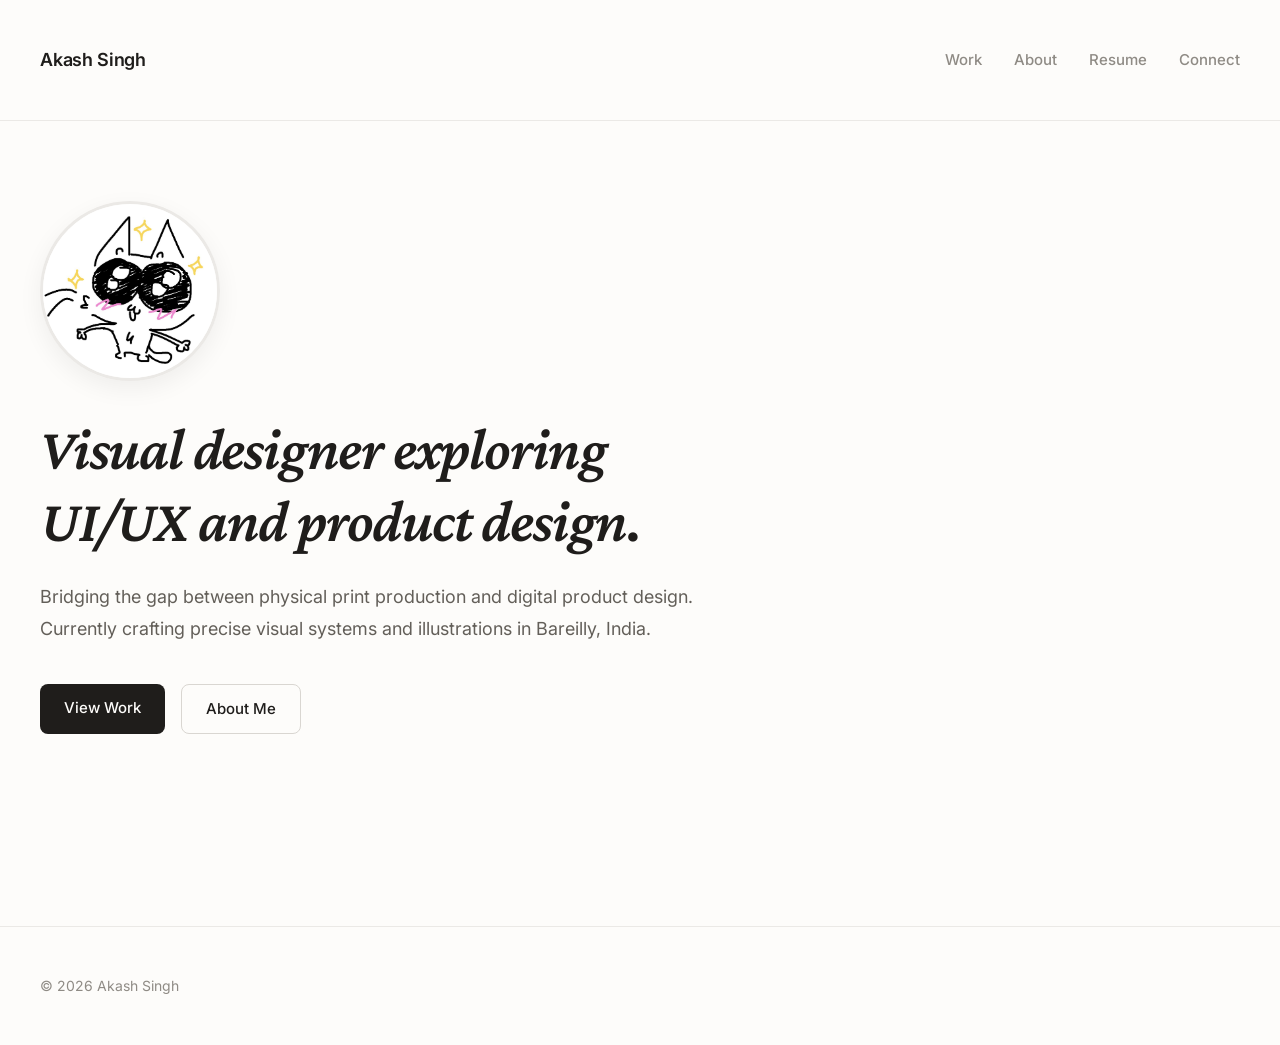
<file: index.html>
<!DOCTYPE html>
<html lang="en">
<head>
    <meta charset="UTF-8">
    <meta name="viewport" content="width=device-width, initial-scale=1.0">
    <meta name="description" content="Akash Singh – Visual designer specializing in digital illustration, character design, and UI/UX. Based in Bareilly, India.">
    <title>Akash Singh | Visual Designer</title>
    <link rel="stylesheet" href="assets/css/style.css">
    <link rel="preconnect" href="https://fonts.googleapis.com">
    <link rel="preconnect" href="https://fonts.gstatic.com" crossorigin>
    <link href="https://fonts.googleapis.com/css2?family=Crimson+Pro:ital,wght@0,400;0,600;1,400&family=Inter:wght@300;400;500;600&display=swap" rel="stylesheet">
</head>
<body>

    <header class="site-header">
        <div class="container">
            <a href="index.html" class="logo">Akash Singh</a>
            <nav>
                <a href="work.html">Work</a>
                <a href="about.html">About</a>
                <a href="resume.html">Resume</a>
                <a href="contact.html">Connect</a>
            </nav>
        </div>
    </header>

    <main class="container">
        <section class="hero">
            <div class="hero-image-wrapper">
                <img src="assets/images/profile.jpg" alt="Akash Singh">
            </div>
            <h1>Visual designer exploring UI/UX and product design.</h1>
            <p class="hero-intro">
                Bridging the gap between physical print production and digital product design. Currently crafting precise visual systems and illustrations in Bareilly, India.
            </p>
            <div class="btn-group">
                <a href="work.html" class="btn btn-primary">View Work</a>
                <a href="about.html" class="btn btn-secondary">About Me</a>
            </div>
        </section>
    </main>

    <footer class="site-footer">
        <div class="container">
            &copy; <span id="year"></span> Akash Singh
        </div>
    </footer>

    <script src="assets/js/main.js"></script>
</body>
</html>
</file>
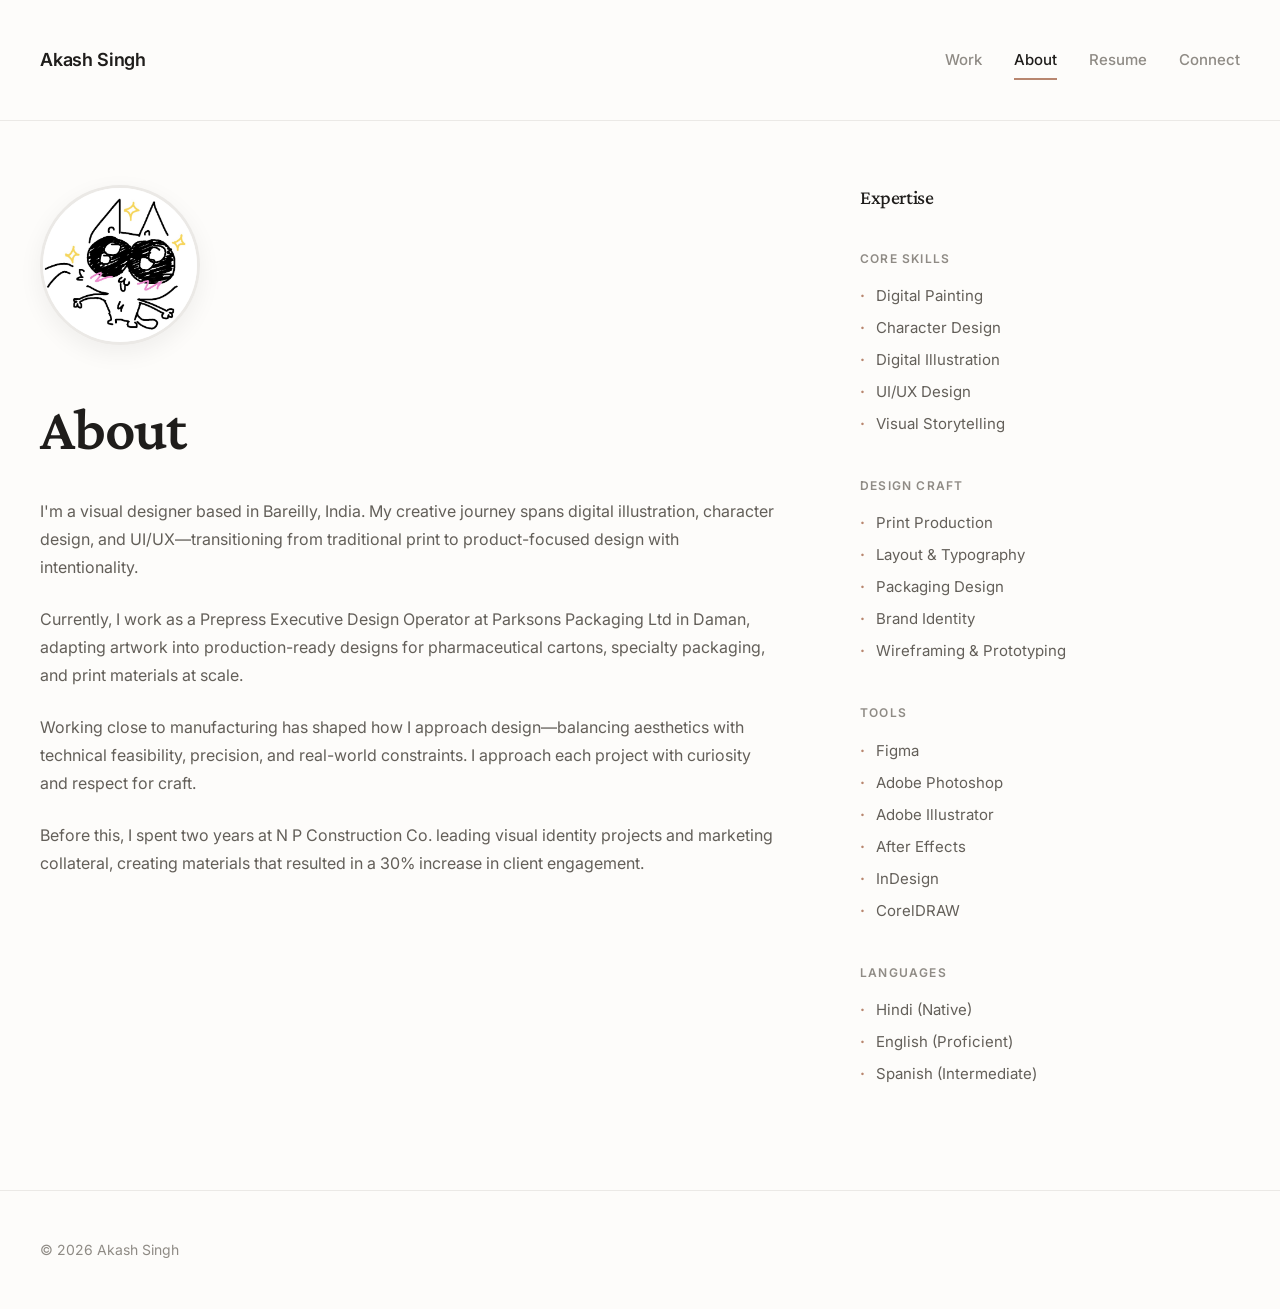
<file: about.html>
<!DOCTYPE html>
<html lang="en">
<head>
    <meta charset="UTF-8">
    <meta name="viewport" content="width=device-width, initial-scale=1.0">
    <meta name="description" content="About Akash Singh – Visual designer specializing in digital painting, character design, and UI/UX. Based in Bareilly, India.">
    <title>About | Akash Singh</title>
    <link rel="stylesheet" href="assets/css/style.css">
    <link rel="preconnect" href="https://fonts.googleapis.com">
    <link rel="preconnect" href="https://fonts.gstatic.com" crossorigin>
    <link href="https://fonts.googleapis.com/css2?family=Crimson+Pro:ital,wght@0,400;0,600;1,400&family=Inter:wght@300;400;500;600&display=swap" rel="stylesheet">
</head>
<body>

    <header class="site-header">
        <div class="container">
            <a href="index.html" class="logo">Akash Singh</a>
            <nav>
                <a href="work.html">Work</a>
                <a href="about.html" class="active">About</a>
                <a href="resume.html">Resume</a>
                <a href="contact.html">Connect</a>
            </nav>
        </div>
    </header>

    <main class="container">
        <div class="about-layout">
            <div class="bio-text">
                <div class="profile-section">
                    <div class="profile-image">
                        <img src="assets/images/profile.jpg" alt="Akash Singh">
                    </div>
                </div>
                
                <h1>About</h1>
                
                <p>I'm a visual designer based in Bareilly, India. My creative journey spans digital illustration, character design, and UI/UX—transitioning from traditional print to product-focused design with intentionality.</p>
                
                <p>Currently, I work as a Prepress Executive Design Operator at Parksons Packaging Ltd in Daman, adapting artwork into production-ready designs for pharmaceutical cartons, specialty packaging, and print materials at scale.</p>
                
                <p>Working close to manufacturing has shaped how I approach design—balancing aesthetics with technical feasibility, precision, and real-world constraints. I approach each project with curiosity and respect for craft.</p>
                
                <p>Before this, I spent two years at N P Construction Co. leading visual identity projects and marketing collateral, creating materials that resulted in a 30% increase in client engagement.</p>
            </div>

            <aside class="skills-list">
                <h3>Expertise</h3>
                
                <h4>Core Skills</h4>
                <ul>
                    <li>Digital Painting</li>
                    <li>Character Design</li>
                    <li>Digital Illustration</li>
                    <li>UI/UX Design</li>
                    <li>Visual Storytelling</li>
                </ul>

                <h4>Design Craft</h4>
                <ul>
                    <li>Print Production</li>
                    <li>Layout & Typography</li>
                    <li>Packaging Design</li>
                    <li>Brand Identity</li>
                    <li>Wireframing & Prototyping</li>
                </ul>

                <h4>Tools</h4>
                <ul>
                    <li>Figma</li>
                    <li>Adobe Photoshop</li>
                    <li>Adobe Illustrator</li>
                    <li>After Effects</li>
                    <li>InDesign</li>
                    <li>CorelDRAW</li>
                </ul>

                <h4>Languages</h4>
                <ul>
                    <li>Hindi (Native)</li>
                    <li>English (Proficient)</li>
                    <li>Spanish (Intermediate)</li>
                </ul>
            </aside>
        </div>
    </main>

    <footer class="site-footer">
        <div class="container">
            &copy; <span id="year"></span> Akash Singh
        </div>
    </footer>

    <script src="assets/js/main.js"></script>
</body>
</html>
</file>
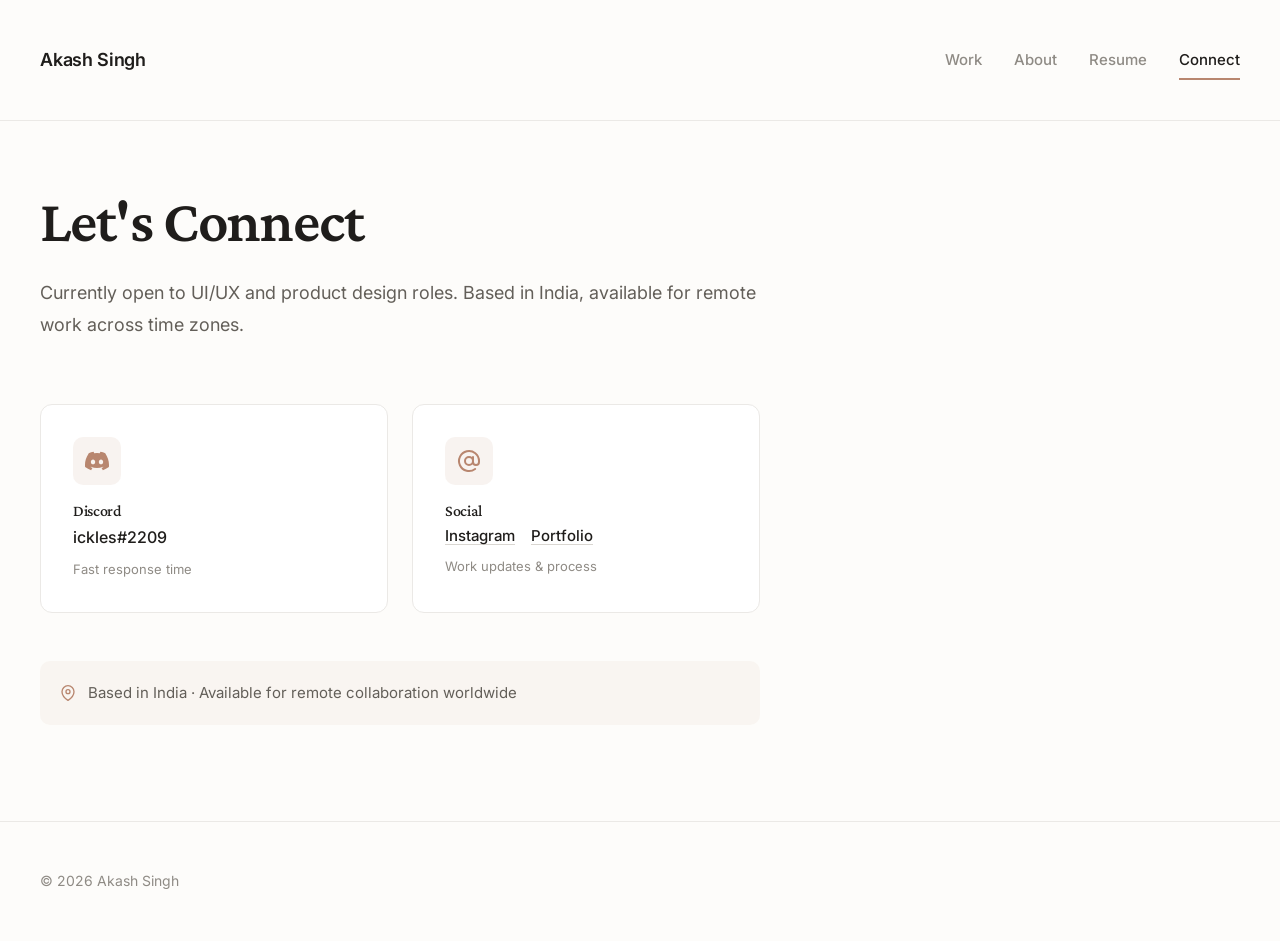
<file: contact.html>
<!DOCTYPE html>
<html lang="en">
<head>
    <meta charset="UTF-8">
    <meta name="viewport" content="width=device-width, initial-scale=1.0">
    <meta name="description" content="Connect with Akash Singh – Available for UI/UX and design roles. Based in India.">
    <title>Connect | Akash Singh</title>
    <link rel="stylesheet" href="assets/css/style.css">
    <link rel="preconnect" href="https://fonts.googleapis.com">
    <link rel="preconnect" href="https://fonts.gstatic.com" crossorigin>
    <link href="https://fonts.googleapis.com/css2?family=Crimson+Pro:ital,wght@0,400;0,600;1,400&family=Inter:wght@300;400;500;600&display=swap" rel="stylesheet">
</head>
<body>

    <header class="site-header">
        <div class="container">
            <a href="index.html" class="logo">Akash Singh</a>
            <nav>
                <a href="work.html">Work</a>
                <a href="about.html">About</a>
                <a href="resume.html">Resume</a>
                <a href="contact.html" class="active">Connect</a>
            </nav>
        </div>
    </header>

    <main class="container">
        <div class="connect-layout">
            <div class="connect-intro">
                <h1>Let's Connect</h1>
                <p class="lead-text">
                    Currently open to UI/UX and product design roles. Based in India, available for remote work across time zones.
                </p>
            </div>

            <!-- Public Contact Methods -->
            <div class="connect-grid">
                <div class="connect-card no-hover">
                    <div class="card-icon">
                        <svg width="24" height="24" viewBox="0 0 24 24" fill="currentColor">
                            <path d="M20.317 4.37a19.791 19.791 0 0 0-4.885-1.515a.074.074 0 0 0-.079.037c-.21.375-.444.864-.608 1.25a18.27 18.27 0 0 0-5.487 0a12.64 12.64 0 0 0-.617-1.25a.077.077 0 0 0-.079-.037A19.736 19.736 0 0 0 3.677 4.37a.07.07 0 0 0-.032.027C.533 9.046-.32 13.58.099 18.057a.082.082 0 0 0 .031.057a19.9 19.9 0 0 0 5.993 3.03a.078.078 0 0 0 .084-.028a14.09 14.09 0 0 0 1.226-1.994a.076.076 0 0 0-.041-.106a13.107 13.107 0 0 1-1.872-.892a.077.077 0 0 1-.008-.128a10.2 10.2 0 0 0 .372-.292a.074.074 0 0 1 .077-.01c3.928 1.793 8.18 1.793 12.062 0a.074.074 0 0 1 .078.01c.12.098.246.198.373.292a.077.077 0 0 1-.006.127a12.299 12.299 0 0 1-1.873.892a.077.077 0 0 0-.041.107c.36.698.772 1.362 1.225 1.993a.076.076 0 0 0 .084.028a19.839 19.839 0 0 0 6.002-3.03a.077.077 0 0 0 .032-.054c.5-5.177-.838-9.674-3.549-13.66a.061.061 0 0 0-.031-.03zM8.02 15.33c-1.183 0-2.157-1.085-2.157-2.419c0-1.333.956-2.419 2.157-2.419c1.21 0 2.176 1.096 2.157 2.42c0 1.333-.956 2.418-2.157 2.418zm7.975 0c-1.183 0-2.157-1.085-2.157-2.419c0-1.333.955-2.419 2.157-2.419c1.21 0 2.176 1.096 2.157 2.42c0 1.333-.946 2.418-2.157 2.418z"/>
                        </svg>
                    </div>
                    <div class="card-content">
                        <h3>Discord</h3>
                        <p>ickles#2209</p>
                        <span class="card-meta">Fast response time</span>
                    </div>
                </div>

                <div class="connect-card no-hover">
                    <div class="card-icon">
                        <svg width="24" height="24" viewBox="0 0 24 24" fill="none" stroke="currentColor" stroke-width="2" stroke-linecap="round" stroke-linejoin="round">
                            <circle cx="12" cy="12" r="4"></circle>
                            <path d="M16 8v5a3 3 0 0 0 6 0v-1a10 10 0 1 0-3.92 7.94"></path>
                        </svg>
                    </div>
                    <div class="card-content">
                        <h3>Social</h3>
                        <div class="social-links">
                            <a href="https://instagram.com/ickles_" target="_blank" rel="noopener noreferrer">Instagram</a>
                            <a href="https://ickles.carrd.co" target="_blank" rel="noopener noreferrer">Portfolio</a>
                        </div>
                        <span class="card-meta">Work updates & process</span>
                    </div>
                </div>
            </div>

            <div class="location-note">
                <svg width="16" height="16" viewBox="0 0 24 24" fill="none" stroke="currentColor" stroke-width="2" stroke-linecap="round" stroke-linejoin="round">
                    <path d="M21 10c0 7-9 13-9 13s-9-6-9-13a9 9 0 0 1 18 0z"></path>
                    <circle cx="12" cy="10" r="3"></circle>
                </svg>
                <span>Based in India · Available for remote collaboration worldwide</span>
            </div>
        </div>
    </main>

    <footer class="site-footer">
        <div class="container">
            &copy; <span id="year"></span> Akash Singh
        </div>
    </footer>

    <script src="assets/js/main.js"></script>
</body>
</html>
</file>
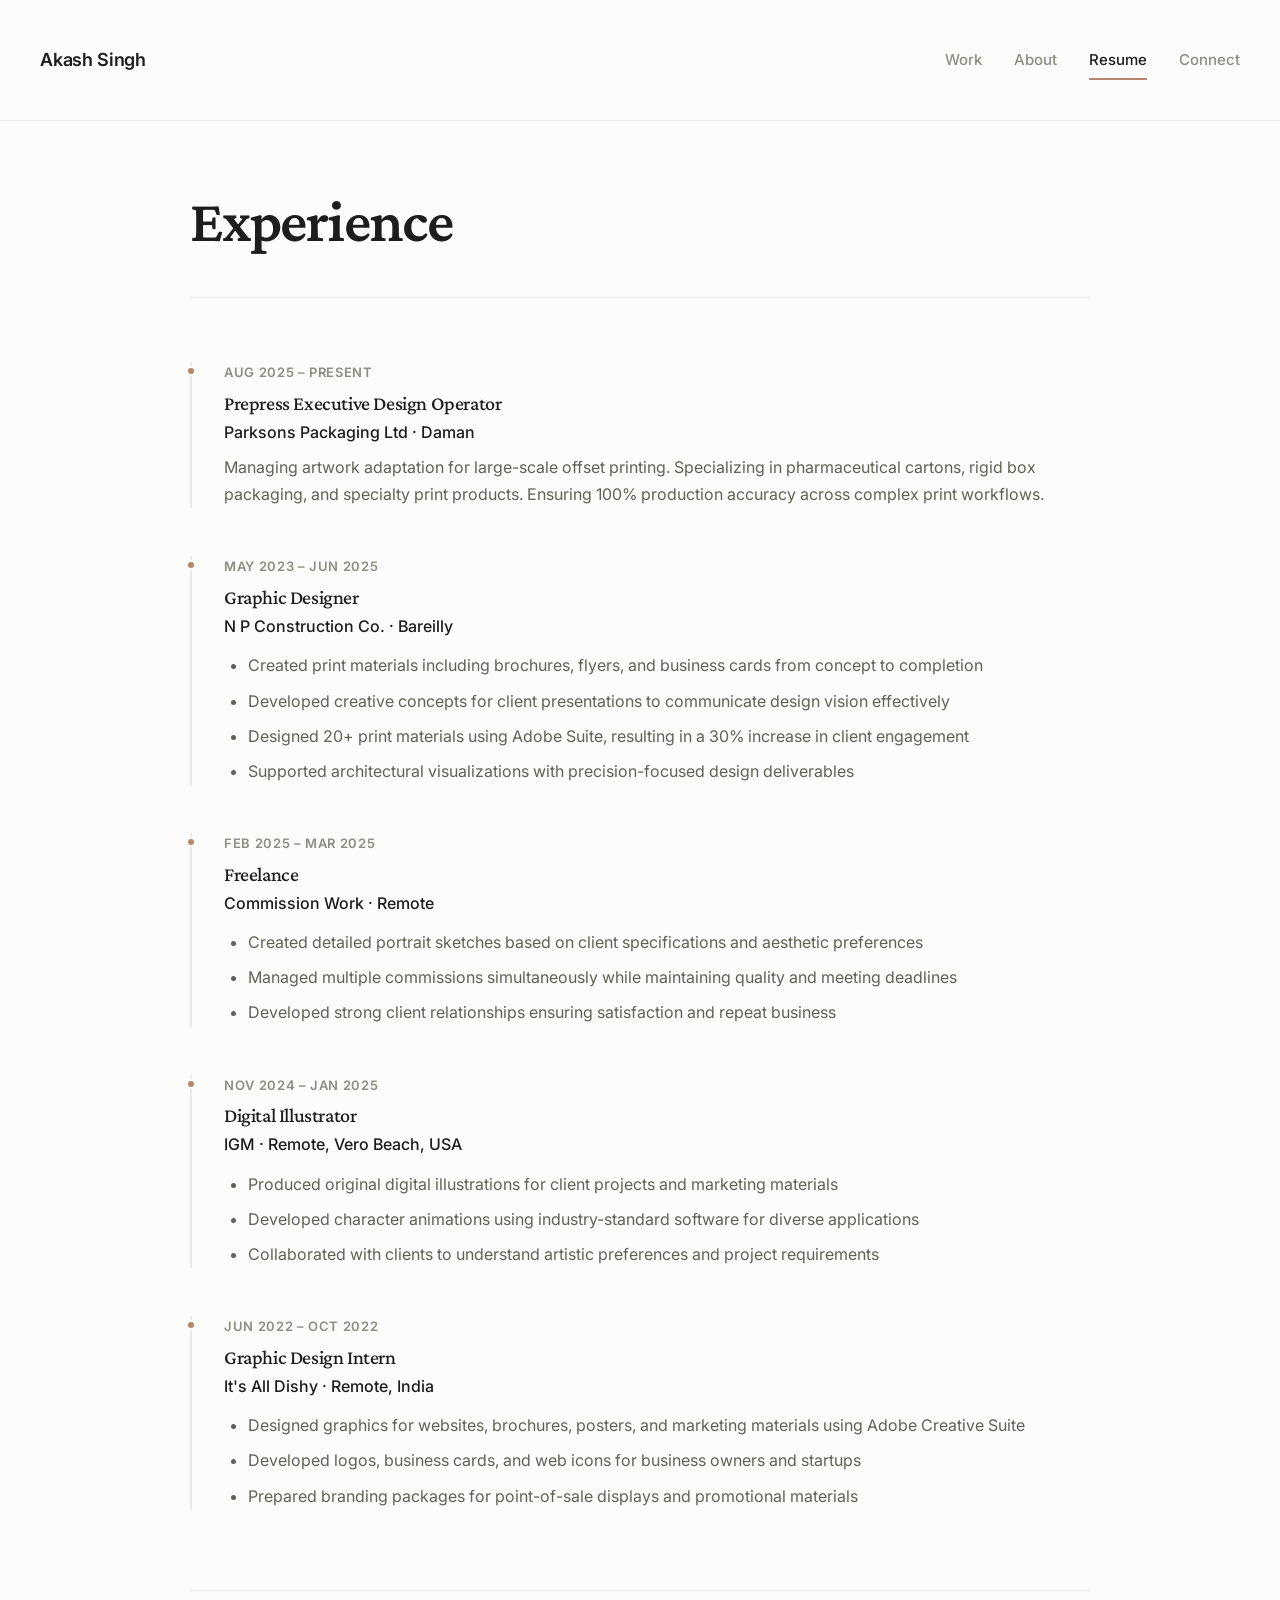
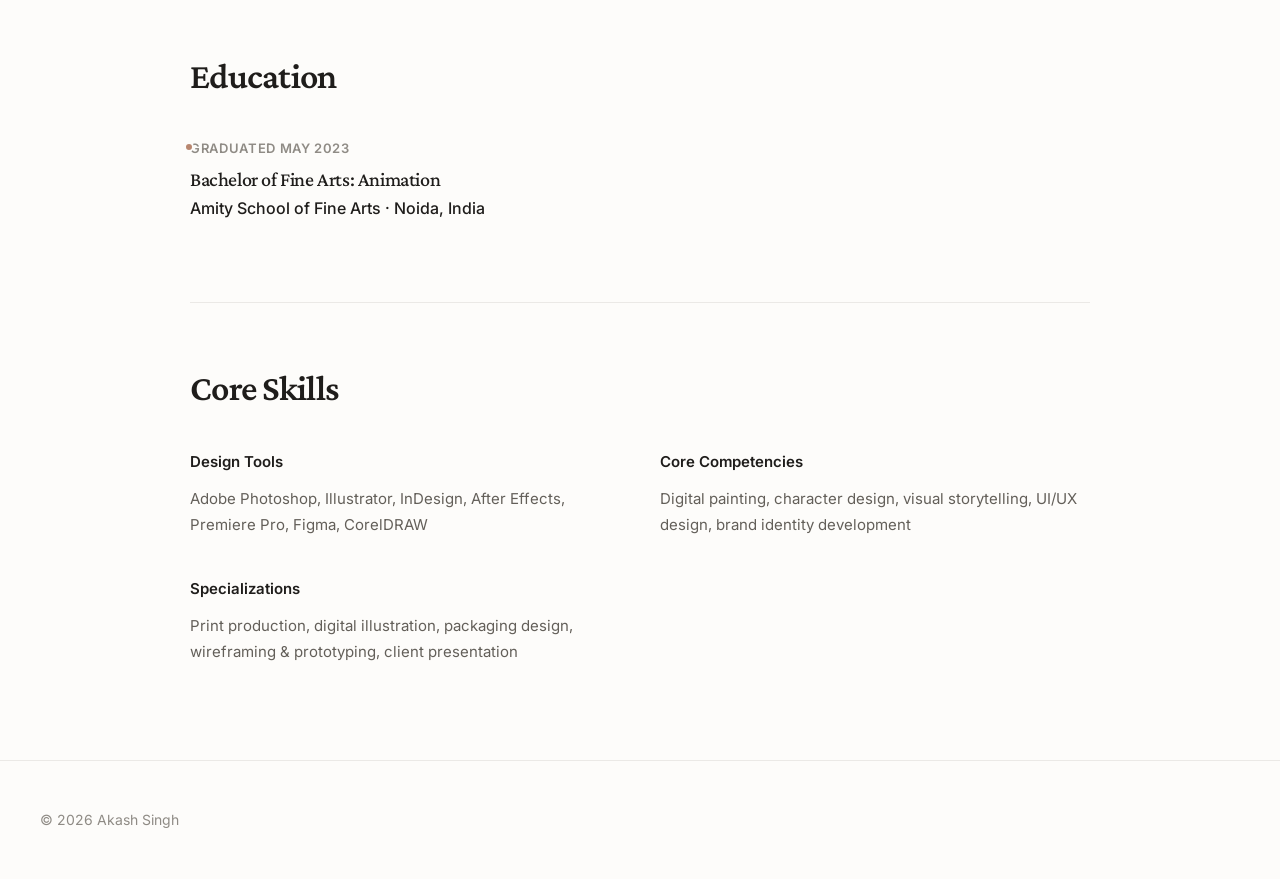
<file: resume.html>
<!DOCTYPE html>
<html lang="en">
<head>
    <meta charset="UTF-8">
    <meta name="viewport" content="width=device-width, initial-scale=1.0">
    <meta name="description" content="Resume of Akash Singh – Visual Designer with expertise in digital painting, character design, and UI/UX.">
    <title>Resume | Akash Singh</title>
    <link rel="stylesheet" href="assets/css/style.css">
    <link rel="preconnect" href="https://fonts.googleapis.com">
    <link rel="preconnect" href="https://fonts.gstatic.com" crossorigin>
    <link href="https://fonts.googleapis.com/css2?family=Crimson+Pro:ital,wght@0,400;0,600;1,400&family=Inter:wght@300;400;500;600&display=swap" rel="stylesheet">
</head>
<body>

    <header class="site-header">
        <div class="container">
            <a href="index.html" class="logo">Akash Singh</a>
            <nav>
                <a href="work.html">Work</a>
                <a href="about.html">About</a>
                <a href="resume.html" class="active">Resume</a>
                <a href="contact.html">Connect</a>
            </nav>
        </div>
    </header>

    <main class="container resume-container">
        <div class="intro-text">
            <h1>Experience</h1>
        </div>

        <div class="timeline">
            <div class="timeline-item">
                <span class="timeline-date">Aug 2025 – Present</span>
                <h3>Prepress Executive Design Operator</h3>
                <p style="color: var(--text-primary); margin-bottom: 0.5rem; font-weight: 500;">Parksons Packaging Ltd · Daman</p>
                <p>Managing artwork adaptation for large-scale offset printing. Specializing in pharmaceutical cartons, rigid box packaging, and specialty print products. Ensuring 100% production accuracy across complex print workflows.</p>
            </div>

            <div class="timeline-item">
                <span class="timeline-date">May 2023 – Jun 2025</span>
                <h3>Graphic Designer</h3>
                <p style="color: var(--text-primary); margin-bottom: 0.5rem; font-weight: 500;">N P Construction Co. · Bareilly</p>
                <ul>
                    <li>Created print materials including brochures, flyers, and business cards from concept to completion</li>
                    <li>Developed creative concepts for client presentations to communicate design vision effectively</li>
                    <li>Designed 20+ print materials using Adobe Suite, resulting in a 30% increase in client engagement</li>
                    <li>Supported architectural visualizations with precision-focused design deliverables</li>
                </ul>
            </div>

            <div class="timeline-item">
                <span class="timeline-date">Feb 2025 – Mar 2025</span>
                <h3>Freelance</h3>
                <p style="color: var(--text-primary); margin-bottom: 0.5rem; font-weight: 500;">Commission Work · Remote</p>
                <ul>
                    <li>Created detailed portrait sketches based on client specifications and aesthetic preferences</li>
                    <li>Managed multiple commissions simultaneously while maintaining quality and meeting deadlines</li>
                    <li>Developed strong client relationships ensuring satisfaction and repeat business</li>
                </ul>
            </div>

            <div class="timeline-item">
                <span class="timeline-date">Nov 2024 – Jan 2025</span>
                <h3>Digital Illustrator</h3>
                <p style="color: var(--text-primary); margin-bottom: 0.5rem; font-weight: 500;">IGM · Remote, Vero Beach, USA</p>
                <ul>
                    <li>Produced original digital illustrations for client projects and marketing materials</li>
                    <li>Developed character animations using industry-standard software for diverse applications</li>
                    <li>Collaborated with clients to understand artistic preferences and project requirements</li>
                </ul>
            </div>

            <div class="timeline-item">
                <span class="timeline-date">Jun 2022 – Oct 2022</span>
                <h3>Graphic Design Intern</h3>
                <p style="color: var(--text-primary); margin-bottom: 0.5rem; font-weight: 500;">It's All Dishy · Remote, India</p>
                <ul>
                    <li>Designed graphics for websites, brochures, posters, and marketing materials using Adobe Creative Suite</li>
                    <li>Developed logos, business cards, and web icons for business owners and startups</li>
                    <li>Prepared branding packages for point-of-sale displays and promotional materials</li>
                </ul>
            </div>
        </div>

        <div style="margin-top: var(--space-20); padding-top: var(--space-16); border-top: 1px solid var(--border-light);">
            <h2 style="margin-bottom: var(--space-10);">Education</h2>
            <div class="timeline-item" style="border-left: none; padding-left: 0;">
                <span class="timeline-date">Graduated May 2023</span>
                <h3>Bachelor of Fine Arts: Animation</h3>
                <p style="color: var(--text-primary); font-weight: 500;">Amity School of Fine Arts · Noida, India</p>
            </div>
        </div>

        <div style="margin-top: var(--space-20); padding-top: var(--space-16); border-top: 1px solid var(--border-light);">
            <h2 style="margin-bottom: var(--space-10);">Core Skills</h2>
            <div style="display: grid; grid-template-columns: repeat(auto-fit, minmax(300px, 1fr)); gap: var(--space-10);">
                <div>
                    <h4 style="font-size: 0.9375rem; font-weight: 600; margin-bottom: var(--space-3); color: var(--text-primary);">Design Tools</h4>
                    <p style="color: var(--text-secondary); font-size: 0.9375rem; line-height: 1.7;">Adobe Photoshop, Illustrator, InDesign, After Effects, Premiere Pro, Figma, CorelDRAW</p>
                </div>
                <div>
                    <h4 style="font-size: 0.9375rem; font-weight: 600; margin-bottom: var(--space-3); color: var(--text-primary);">Core Competencies</h4>
                    <p style="color: var(--text-secondary); font-size: 0.9375rem; line-height: 1.7;">Digital painting, character design, visual storytelling, UI/UX design, brand identity development</p>
                </div>
                <div>
                    <h4 style="font-size: 0.9375rem; font-weight: 600; margin-bottom: var(--space-3); color: var(--text-primary);">Specializations</h4>
                    <p style="color: var(--text-secondary); font-size: 0.9375rem; line-height: 1.7;">Print production, digital illustration, packaging design, wireframing & prototyping, client presentation</p>
                </div>
            </div>
        </div>
    </main>

    <footer class="site-footer">
        <div class="container">
            &copy; <span id="year"></span> Akash Singh
        </div>
    </footer>

    <script src="assets/js/main.js"></script>
</body>
</html>
</file>
<file: assets/css/style.css>
/* 
   PORTFOLIO DESIGN SYSTEM
   Aesthetic: Warm Editorial with Contemporary Refinement
   Typography: Crimson Pro (Display) + Inter (UI/Body)
   Philosophy: Breathing space, intentional warmth, professional craft
*/

:root {
    /* Warm Color System */
    --bg-primary: #fdfcfa;
    --bg-secondary: #ffffff;
    --bg-card: #ffffff;
    --bg-overlay: rgba(26, 24, 22, 0.85);
    
    --text-primary: #1f1d1b;
    --text-secondary: #635f59;
    --text-tertiary: #8f8b85;
    --text-light: #aca9a3;
    
    --border-light: #ebe9e6;
    --border-medium: #d9d6d1;
    
    --accent-warm: #b8866f;
    --accent-cool: #5a7c8f;
    --accent-hover: #9b6f5c;
    
    /* Typography */
    --font-display: 'Crimson Pro', 'Georgia', serif;
    --font-body: 'Inter', -apple-system, BlinkMacSystemFont, sans-serif;
    
    /* Spacing */
    --space-1: 0.25rem;
    --space-2: 0.5rem;
    --space-3: 0.75rem;
    --space-4: 1rem;
    --space-5: 1.25rem;
    --space-6: 1.5rem;
    --space-8: 2rem;
    --space-10: 2.5rem;
    --space-12: 3rem;
    --space-16: 4rem;
    --space-20: 5rem;
    --space-24: 6rem;
    
    /* Layout */
    --container-width: 1200px;
    --container-narrow: 720px;
    
    /* Motion */
    --ease-out: cubic-bezier(0.33, 1, 0.68, 1);
    --ease-in-out: cubic-bezier(0.65, 0, 0.35, 1);
    --transition-fast: 200ms var(--ease-out);
    --transition-base: 350ms var(--ease-out);
    --transition-slow: 500ms var(--ease-in-out);
}

/* ============================================
   RESET & BASE
============================================ */

*, *::before, *::after {
    margin: 0;
    padding: 0;
    box-sizing: border-box;
}

html {
    font-size: 16px;
    -webkit-font-smoothing: antialiased;
    -moz-osx-font-smoothing: grayscale;
    scroll-behavior: smooth;
}

body {
    background: var(--bg-primary);
    color: var(--text-primary);
    font-family: var(--font-body);
    font-weight: 400;
    line-height: 1.6;
    min-height: 100vh;
    display: flex;
    flex-direction: column;
}

img {
    display: block;
    max-width: 100%;
    height: auto;
}

a {
    color: inherit;
    text-decoration: none;
    transition: color var(--transition-fast);
}

button {
    font-family: inherit;
    border: none;
    background: none;
    cursor: pointer;
}

/* ============================================
   TYPOGRAPHY
============================================ */

h1, h2, h3 {
    font-family: var(--font-display);
    font-weight: 600;
    letter-spacing: -0.02em;
    line-height: 1.2;
    color: var(--text-primary);
}

h1 {
    font-size: clamp(2.5rem, 5vw, 3.75rem);
    margin-bottom: var(--space-4);
}

h2 {
    font-size: clamp(1.75rem, 3vw, 2.25rem);
    margin-bottom: var(--space-3);
}

h3 {
    font-size: 1.25rem;
    font-weight: 500;
}

p {
    color: var(--text-secondary);
    line-height: 1.7;
}

.lead-text {
    font-size: 1.125rem;
    line-height: 1.75;
    color: var(--text-secondary);
}

/* ============================================
   LAYOUT
============================================ */

.container {
    width: 94%;
    max-width: var(--container-width);
    margin: 0 auto;
}

main {
    flex: 1;
}

/* ============================================
   HEADER
============================================ */

.site-header {
    padding: var(--space-10) 0;
    border-bottom: 1px solid var(--border-light);
    background: var(--bg-primary);
    position: sticky;
    top: 0;
    z-index: 100;
    backdrop-filter: blur(8px);
    background: rgba(253, 252, 250, 0.9);
}

.site-header .container {
    display: flex;
    justify-content: space-between;
    align-items: center;
}

.logo {
    font-size: 1.125rem;
    font-weight: 600;
    letter-spacing: -0.01em;
}

nav {
    display: flex;
    gap: var(--space-8);
}

nav a {
    font-size: 0.9375rem;
    color: var(--text-tertiary);
    font-weight: 500;
    position: relative;
    padding: var(--space-2) 0;
}

nav a:hover {
    color: var(--text-primary);
}

nav a.active {
    color: var(--text-primary);
}

nav a.active::after {
    content: '';
    position: absolute;
    bottom: 0;
    left: 0;
    right: 0;
    height: 2px;
    background: var(--accent-warm);
}

/* ============================================
   HERO SECTION
============================================ */

.hero {
    padding: var(--space-20) 0 var(--space-24);
    max-width: var(--container-narrow);
}

.hero h1 {
    margin-bottom: var(--space-6);
    font-style: italic;
}

.hero-intro {
    font-size: 1.125rem;
    color: var(--text-secondary);
    margin-bottom: var(--space-10);
    line-height: 1.75;
}

.hero-image-wrapper {
    width: 180px;
    height: 180px;
    margin-bottom: var(--space-8);
    border-radius: 50%;
    overflow: hidden;
    border: 3px solid var(--border-light);
    box-shadow: 0 8px 24px rgba(0,0,0,0.06);
}

.hero-image-wrapper img {
    width: 100%;
    height: 100%;
    object-fit: cover;
}

.btn-group {
    display: flex;
    gap: var(--space-4);
    flex-wrap: wrap;
}

.btn {
    padding: var(--space-3) var(--space-6);
    font-size: 0.9375rem;
    font-weight: 500;
    border-radius: 8px;
    transition: all var(--transition-base);
}

.btn-primary {
    background: var(--text-primary);
    color: var(--bg-primary);
}

.btn-primary:hover {
    background: var(--accent-cool);
    transform: translateY(-2px);
    box-shadow: 0 8px 20px rgba(0,0,0,0.1);
}

.btn-secondary {
    border: 1.5px solid var(--border-medium);
    color: var(--text-primary);
}

.btn-secondary:hover {
    border-color: var(--text-primary);
    transform: translateY(-2px);
}

/* ============================================
   WORK PAGE - CARD LAYOUT
============================================ */

.work-container {
    padding-top: var(--space-16);
    padding-bottom: var(--space-24);
}

.work-hero {
    margin-bottom: var(--space-12);
    text-align: center;
}

.work-hero h1 {
    margin-bottom: var(--space-4);
}

.work-subtitle {
    font-family: var(--font-display);
    font-size: 1.25rem;
    font-style: italic;
    color: var(--text-secondary);
}

/* Category Filter */
.category-filter {
    display: flex;
    justify-content: center;
    gap: var(--space-3);
    margin-bottom: var(--space-20);
    padding-bottom: var(--space-8);
    border-bottom: 1px solid var(--border-light);
}

.filter-btn {
    padding: var(--space-2) var(--space-5);
    font-size: 0.9375rem;
    font-weight: 500;
    color: var(--text-tertiary);
    border-radius: 24px;
    transition: all var(--transition-base);
}

.filter-btn:hover {
    color: var(--text-primary);
    background: rgba(184, 134, 111, 0.08);
}

.filter-btn.active {
    color: var(--bg-primary);
    background: var(--accent-warm);
}

/* Work Grid */
.work-grid {
    display: grid;
    grid-template-columns: repeat(auto-fill, minmax(320px, 1fr));
    gap: var(--space-8);
    scroll-margin-top: 120px;
}

.work-card {
    opacity: 0;
    animation: fadeInUp 600ms var(--ease-out) forwards;
    position: relative;
    cursor: zoom-in;
    border-radius: 12px;
    overflow: hidden;
    background: var(--bg-card);
    border: 1px solid var(--border-light);
    transition: all var(--transition-base);
}

.work-card:hover {
    border-color: var(--border-medium);
    box-shadow: 0 12px 32px rgba(0,0,0,0.08);
    transform: translateY(-4px);
}

.work-card.hidden {
    display: none;
}

.card-image {
    position: relative;
    aspect-ratio: 4/5;
    overflow: hidden;
    background: var(--bg-secondary);
}

.card-image img {
    width: 100%;
    height: 100%;
    object-fit: cover;
    transition: transform var(--transition-slow);
}

.work-card:hover .card-image img {
    transform: scale(1.05);
}

.card-overlay {
    position: absolute;
    bottom: 0;
    left: 0;
    right: 0;
    padding: var(--space-5);
    background: linear-gradient(to top, var(--bg-overlay), transparent);
    opacity: 0;
    transition: opacity var(--transition-base);
}

.work-card:hover .card-overlay {
    opacity: 1;
}

.card-tag {
    display: inline-block;
    padding: var(--space-2) var(--space-4);
    background: rgba(255, 255, 255, 0.95);
    color: var(--text-primary);
    font-size: 0.8125rem;
    font-weight: 500;
    border-radius: 20px;
    letter-spacing: 0.02em;
}

@keyframes fadeInUp {
    from {
        opacity: 0;
        transform: translateY(20px);
    }
    to {
        opacity: 1;
        transform: translateY(0);
    }
}

/* Stagger animation delays */
.work-card:nth-child(1) { animation-delay: 0ms; }
.work-card:nth-child(2) { animation-delay: 60ms; }
.work-card:nth-child(3) { animation-delay: 120ms; }
.work-card:nth-child(4) { animation-delay: 180ms; }
.work-card:nth-child(5) { animation-delay: 240ms; }
.work-card:nth-child(6) { animation-delay: 300ms; }
.work-card:nth-child(7) { animation-delay: 360ms; }
.work-card:nth-child(8) { animation-delay: 420ms; }
.work-card:nth-child(9) { animation-delay: 480ms; }
.work-card:nth-child(10) { animation-delay: 540ms; }
.work-card:nth-child(11) { animation-delay: 600ms; }
.work-card:nth-child(12) { animation-delay: 660ms; }
.work-card:nth-child(13) { animation-delay: 720ms; }
.work-card:nth-child(14) { animation-delay: 780ms; }
.work-card:nth-child(15) { animation-delay: 840ms; }

/* ============================================
   ABOUT PAGE
============================================ */

.about-layout {
    display: grid;
    grid-template-columns: 1fr 380px;
    gap: var(--space-20);
    padding-top: var(--space-16);
}

.profile-section {
    margin-bottom: var(--space-12);
}

.profile-image {
    width: 160px;
    height: 160px;
    border-radius: 50%;
    overflow: hidden;
    border: 3px solid var(--border-light);
    margin-bottom: var(--space-6);
    box-shadow: 0 8px 24px rgba(0,0,0,0.06);
}

.profile-image img {
    width: 100%;
    height: 100%;
    object-fit: cover;
}

.bio-text h1 {
    margin-bottom: var(--space-8);
}

.bio-text p {
    margin-bottom: var(--space-6);
    line-height: 1.75;
}

.skills-list h3 {
    margin-bottom: var(--space-8);
    font-family: var(--font-display);
}

.skills-list h4 {
    font-size: 0.75rem;
    text-transform: uppercase;
    letter-spacing: 0.1em;
    color: var(--text-tertiary);
    margin-top: var(--space-10);
    margin-bottom: var(--space-4);
    font-weight: 600;
    font-family: var(--font-body);
}

.skills-list ul {
    list-style: none;
}

.skills-list li {
    margin-bottom: var(--space-2);
    color: var(--text-secondary);
    font-size: 0.9375rem;
    padding-left: var(--space-4);
    position: relative;
}

.skills-list li::before {
    content: '·';
    position: absolute;
    left: 0;
    color: var(--accent-warm);
    font-weight: bold;
}

/* ============================================
   RESUME PAGE
============================================ */

.resume-container {
    padding-top: var(--space-16);
    max-width: 900px;
}

.intro-text {
    margin-bottom: var(--space-16);
    padding-bottom: var(--space-6);
    border-bottom: 1px solid var(--border-light);
}

.timeline {
    margin-top: var(--space-8);
}

.timeline-item {
    padding-left: var(--space-8);
    border-left: 2px solid var(--border-light);
    margin-bottom: var(--space-12);
    position: relative;
}

.timeline-item::before {
    content: '';
    position: absolute;
    left: -6px;
    top: 4px;
    width: 10px;
    height: 10px;
    border-radius: 50%;
    background: var(--accent-warm);
    border: 2px solid var(--bg-primary);
}

.timeline-date {
    font-size: 0.8125rem;
    color: var(--text-tertiary);
    text-transform: uppercase;
    letter-spacing: 0.05em;
    font-weight: 600;
    display: block;
    margin-bottom: var(--space-2);
}

.timeline-item h3 {
    margin-bottom: var(--space-1);
}

.timeline-item ul {
    margin-top: var(--space-3);
    padding-left: var(--space-6);
    color: var(--text-secondary);
}

.timeline-item li {
    margin-bottom: var(--space-2);
    line-height: 1.7;
}

/* ============================================
   CONNECT PAGE
============================================ */

.connect-layout {
    padding-top: var(--space-16);
    max-width: var(--container-narrow);
}

.connect-intro {
    margin-bottom: var(--space-16);
}

.connect-intro h1 {
    margin-bottom: var(--space-5);
}

/* Security Gate */
.security-gate {
    background: var(--bg-card);
    border: 1px solid var(--border-light);
    border-radius: 12px;
    padding: var(--space-10);
    margin-bottom: var(--space-12);
}

.security-gate h3 {
    margin-bottom: var(--space-4);
    font-size: 1.125rem;
}

.security-gate p {
    margin-bottom: var(--space-6);
    color: var(--text-secondary);
    font-size: 0.9375rem;
}

.security-input-group {
    display: flex;
    gap: var(--space-3);
}

.security-input {
    flex: 1;
    padding: var(--space-3) var(--space-4);
    border: 1.5px solid var(--border-medium);
    border-radius: 8px;
    font-size: 0.9375rem;
    font-family: inherit;
    transition: border-color var(--transition-fast);
}

.security-input:focus {
    outline: none;
    border-color: var(--accent-warm);
}

.security-btn {
    padding: var(--space-3) var(--space-6);
    background: var(--text-primary);
    color: var(--bg-primary);
    border-radius: 8px;
    font-weight: 500;
    transition: all var(--transition-base);
}

.security-btn:hover {
    background: var(--accent-cool);
}

.security-message {
    margin-top: var(--space-4);
    padding: var(--space-3) var(--space-4);
    border-radius: 6px;
    font-size: 0.875rem;
    display: none;
}

.security-message.error {
    background: rgba(220, 53, 69, 0.1);
    color: #c82333;
    display: block;
}

.security-message.success {
    background: rgba(40, 167, 69, 0.1);
    color: #218838;
    display: block;
}

.protected-content {
    display: none;
}

.protected-content.revealed {
    display: block;
}

/* Connect Grid */
.connect-grid {
    display: grid;
    grid-template-columns: repeat(2, 1fr);
    gap: var(--space-6);
    margin-bottom: var(--space-12);
}

.connect-card {
    padding: var(--space-8);
    background: var(--bg-card);
    border: 1px solid var(--border-light);
    border-radius: 12px;
    transition: all var(--transition-base);
    display: flex;
    flex-direction: column;
    gap: var(--space-4);
}

.connect-card:hover {
    border-color: var(--border-medium);
    transform: translateY(-2px);
    box-shadow: 0 8px 24px rgba(0,0,0,0.06);
}

.connect-card.no-hover:hover {
    transform: none;
}

.card-icon {
    width: 48px;
    height: 48px;
    border-radius: 10px;
    background: rgba(184, 134, 111, 0.1);
    display: flex;
    align-items: center;
    justify-content: center;
    color: var(--accent-warm);
}

.card-content h3 {
    margin-bottom: var(--space-1);
    font-size: 1rem;
}

.card-content p {
    margin: 0;
    color: var(--text-primary);
    font-weight: 500;
}

.card-meta {
    font-size: 0.8125rem;
    color: var(--text-tertiary);
    display: block;
    margin-top: var(--space-2);
}

.social-links {
    display: flex;
    gap: var(--space-4);
}

.social-links a {
    color: var(--text-primary);
    font-weight: 500;
    font-size: 0.9375rem;
    text-decoration: underline;
    text-underline-offset: 3px;
    text-decoration-color: var(--border-medium);
}

.social-links a:hover {
    text-decoration-color: var(--accent-warm);
}

.location-note {
    display: flex;
    align-items: center;
    gap: var(--space-3);
    padding: var(--space-5);
    background: rgba(184, 134, 111, 0.06);
    border-radius: 10px;
    font-size: 0.9375rem;
    color: var(--text-secondary);
}

.location-note svg {
    flex-shrink: 0;
    color: var(--accent-warm);
}

/* ============================================
   LIGHTBOX
============================================ */

.lightbox {
    display: none;
    position: fixed;
    inset: 0;
    z-index: 1000;
    background: rgba(253, 252, 250, 0.96);
    backdrop-filter: blur(16px);
}

.lightbox.active {
    display: flex;
    align-items: center;
    justify-content: center;
    animation: fadeIn 300ms var(--ease-out);
}

@keyframes fadeIn {
    from { opacity: 0; }
    to { opacity: 1; }
}

.lightbox-content {
    max-width: 92vw;
    max-height: 90vh;
}

.lightbox-content img {
    max-width: 100%;
    max-height: 90vh;
    border-radius: 8px;
    box-shadow: 0 24px 64px rgba(0,0,0,0.2);
}

.lightbox-close {
    position: absolute;
    top: var(--space-10);
    right: var(--space-10);
    width: 48px;
    height: 48px;
    border-radius: 50%;
    background: var(--bg-card);
    border: 1px solid var(--border-light);
    display: flex;
    align-items: center;
    justify-content: center;
    transition: all var(--transition-base);
    box-shadow: 0 4px 16px rgba(0,0,0,0.1);
}

.lightbox-close:hover {
    background: var(--text-primary);
    color: var(--bg-primary);
    transform: rotate(90deg);
}

/* ============================================
   FOOTER
============================================ */

.site-footer {
    padding: var(--space-12) 0;
    border-top: 1px solid var(--border-light);
    font-size: 0.875rem;
    color: var(--text-tertiary);
    margin-top: var(--space-24);
}

/* ============================================
   RESPONSIVE
============================================ */

@media (max-width: 1024px) {
    .work-grid {
        grid-template-columns: repeat(auto-fill, minmax(280px, 1fr));
        gap: var(--space-6);
    }
}

@media (max-width: 768px) {
    :root {
        --space-16: 3rem;
        --space-20: 4rem;
    }
    
    .site-header {
        padding: var(--space-6) 0;
    }
    
    .site-header .container {
        flex-direction: column;
        align-items: flex-start;
        gap: var(--space-4);
    }
    
    nav {
        gap: var(--space-6);
    }
    
    .work-grid {
        grid-template-columns: repeat(2, 1fr);
        gap: var(--space-5);
    }
    
    .about-layout {
        grid-template-columns: 1fr;
        gap: var(--space-12);
    }
    
    .connect-grid {
        grid-template-columns: 1fr;
    }
    
    .category-filter {
        overflow-x: auto;
        justify-content: flex-start;
        padding-bottom: var(--space-6);
    }
}

@media (max-width: 480px) {
    .work-grid {
        grid-template-columns: 1fr;
        gap: var(--space-5);
    }
    
    .btn-group {
        flex-direction: column;
        width: 100%;
    }
    
    .btn {
        width: 100%;
        text-align: center;
    }
    
    .lightbox-close {
        top: var(--space-5);
        right: var(--space-5);
    }
    
    .security-input-group {
        flex-direction: column;
    }
}

/* ============================================
   ACCESSIBILITY
============================================ */

@media (prefers-reduced-motion: reduce) {
    *,
    *::before,
    *::after {
        animation-duration: 0.01ms !important;
        animation-iteration-count: 1 !important;
        transition-duration: 0.01ms !important;
    }
}

a:focus-visible,
button:focus-visible {
    outline: 2px solid var(--accent-warm);
    outline-offset: 3px;
}

/* ============================================
   PRINT
============================================ */

@media print {
    .site-header,
    .site-footer,
    .category-filter,
    .btn-group,
    .lightbox,
    .security-gate {
        display: none !important;
    }
    
    .work-grid {
        break-inside: avoid;
    }
}
</file>
